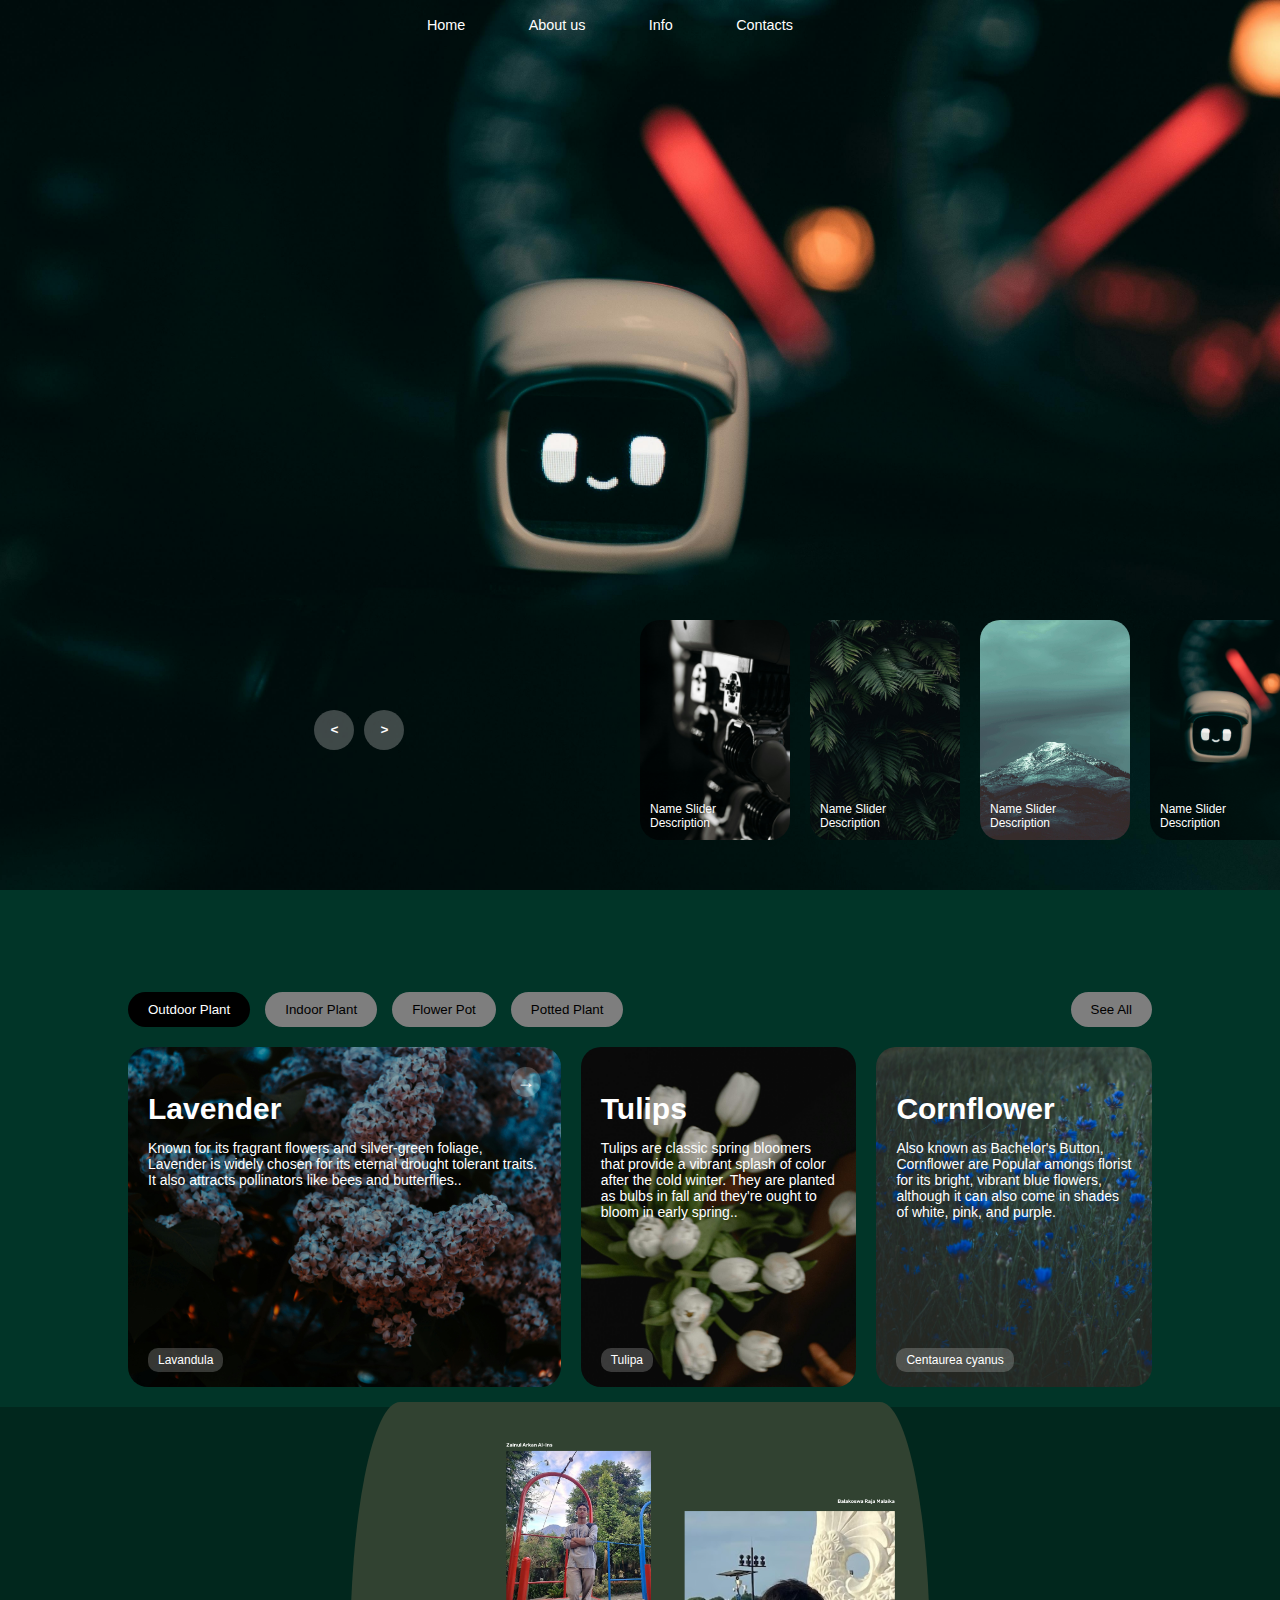
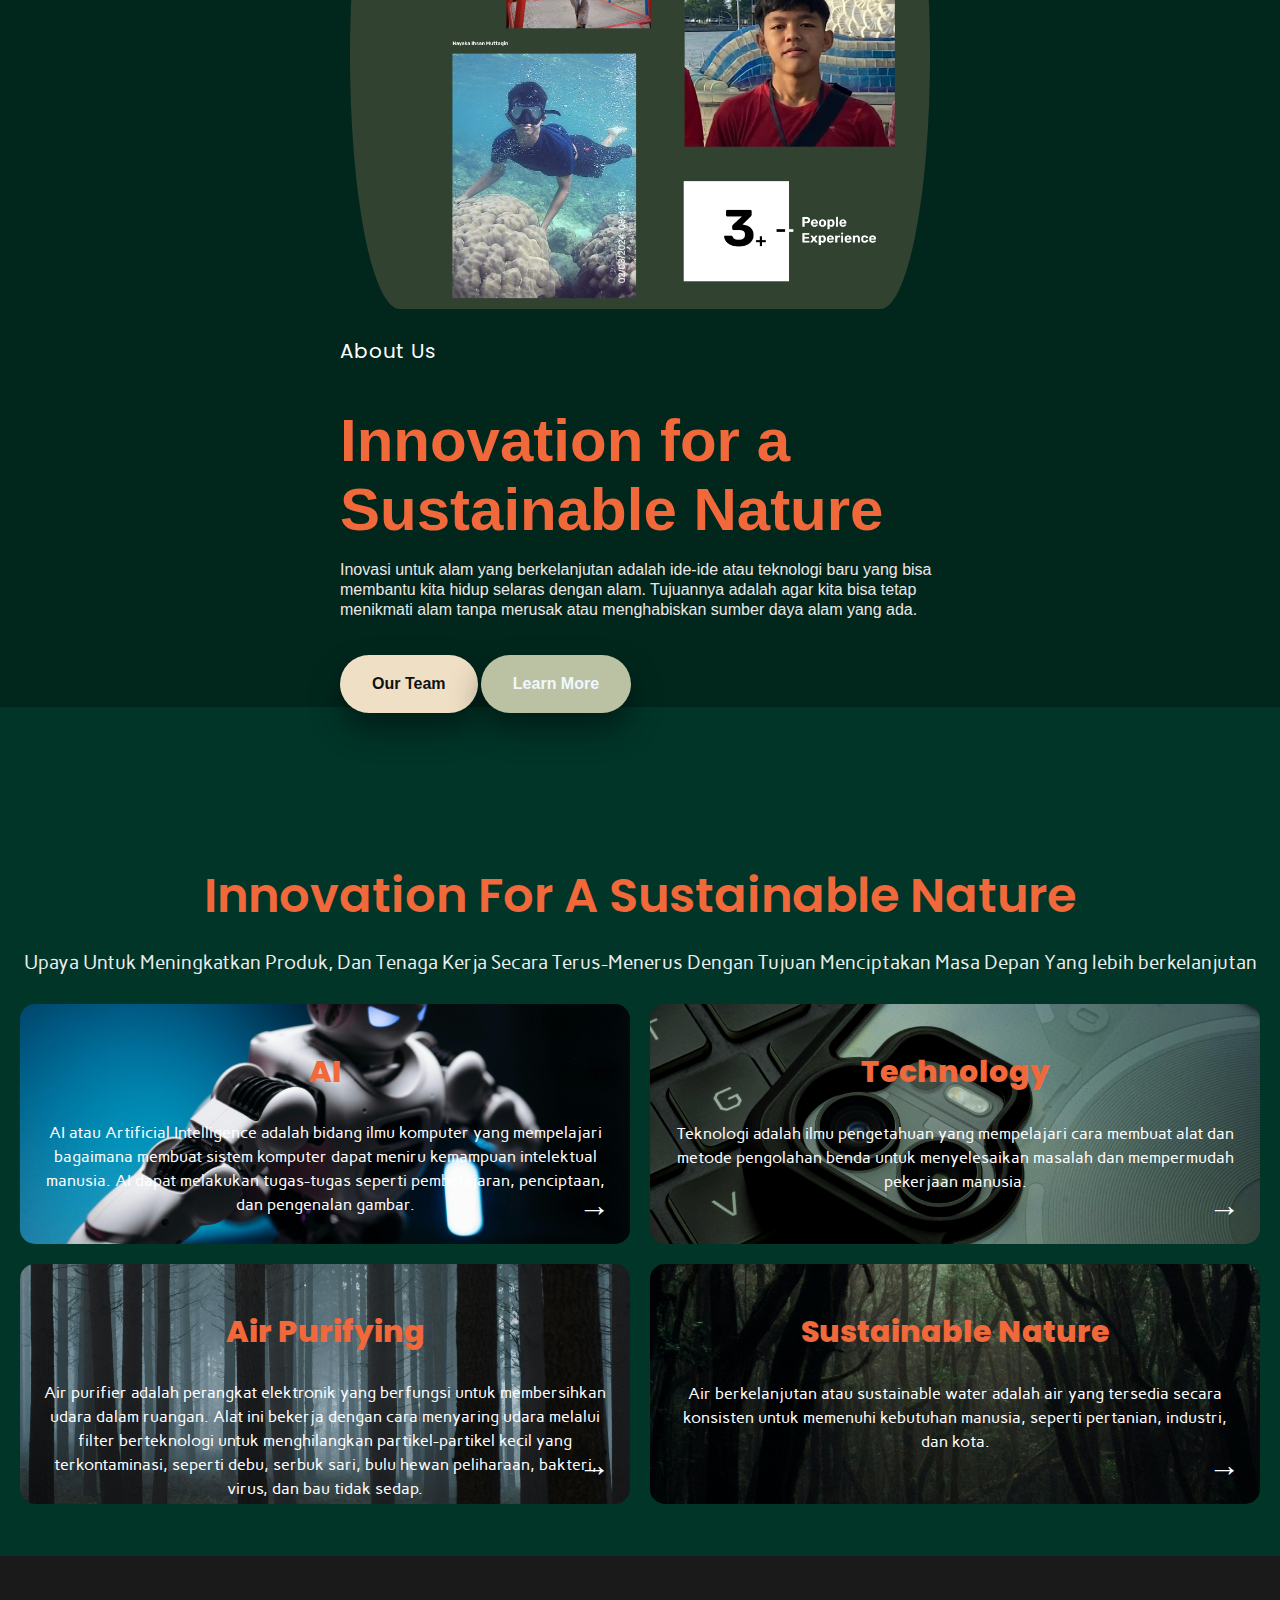
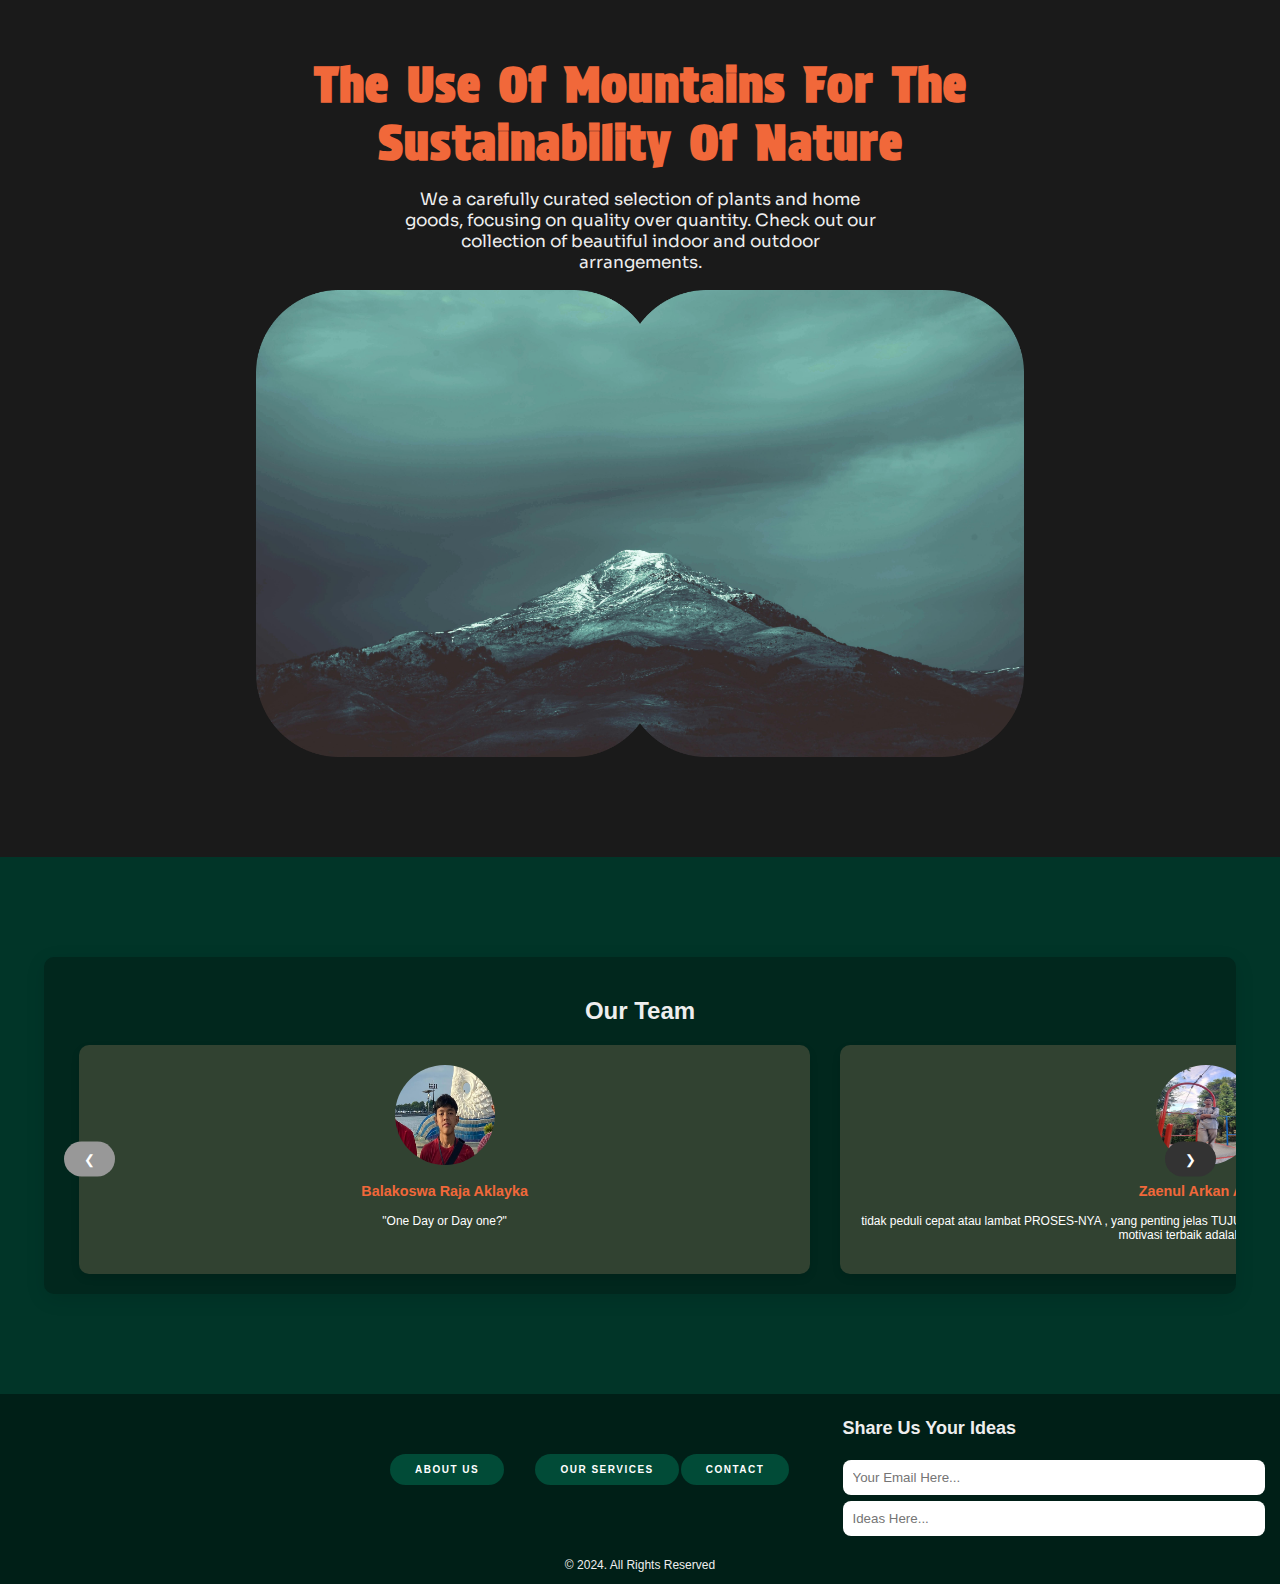
<file: bacupup.html>
<!DOCTYPE html>
<html lang="en">
  <head>
    <meta charset="UTF-8" />
    <meta name="viewport" content="width=device-width, initial-scale=1.0" />
    <title>Document</title>
    <link rel="stylesheet" href="backup.css" />
  </head>
  <body>
    <header>
      <nav>
        <a href="">Home</a>
        <a href="">About us</a>
        <a href="">Info</a>
        <a href="">Contacts</a>
      </nav>
    </header>
    <!-- carousel -->
    <div class="carousel">
      <!-- list item -->
      <div class="list">
        <div class="item">
          <img src="pans (2).jpg" />
          <div class="content">
            <div class="author">01</div>
            <div class="title">TENTANG</div>
            <div class="topic">AI</div>
            <div class="des">
              <!-- lorem 50 -->
              Lorem ipsum dolor, sit amet consectetur adipisicing elit. Ut
              sequi, rem magnam nesciunt minima placeat, itaque eum neque
              officiis unde, eaque optio ratione aliquid assumenda facere ab et
              quasi ducimus aut doloribus non numquam. Explicabo, laboriosam
              nisi reprehenderit tempora at laborum natus unde. Ut,
              exercitationem eum aperiam illo illum laudantium?
            </div>
            <div class="buttons">
              <button>SEE MORE</button>
              <button>SUBSCRIBE</button>
            </div>
          </div>
        </div>
        <div class="item">
          <img src="pans (1).jpg" />
          <div class="content">
            <div class="author">02</div>
            <div class="title">TENTANG</div>
            <div class="topic">TEKNOLOGI</div>
            <div class="des">
              Lorem ipsum dolor, sit amet consectetur adipisicing elit. Ut
              sequi, rem magnam nesciunt minima placeat, itaque eum neque
              officiis unde, eaque optio ratione aliquid assumenda facere ab et
              quasi ducimus aut doloribus non numquam. Explicabo, laboriosam
              nisi reprehenderit tempora at laborum natus unde. Ut,
              exercitationem eum aperiam illo illum laudantium?
            </div>
            <div class="buttons">
              <button>SEE MORE</button>
              <button>SUBSCRIBE</button>
            </div>
          </div>
        </div>
        <div class="item">
          <img src="kons.jpg" />
          <div class="content">
            <div class="author">03</div>
            <div class="title">TENTANG</div>
            <div class="topic">NETURE</div>
            <div class="des">
              Lorem ipsum dolor, sit amet consectetur adipisicing elit. Ut
              sequi, rem magnam nesciunt minima placeat, itaque eum neque
              officiis unde, eaque optio ratione aliquid assumenda facere ab et
              quasi ducimus aut doloribus non numquam. Explicabo, laboriosam
              nisi reprehenderit tempora at laborum natus unde. Ut,
              exercitationem eum aperiam illo illum laudantium?
            </div>
            <div class="buttons">
              <button>SEE MORE</button>
              <button>SUBSCRIBE</button>
            </div>
          </div>
        </div>
        <div class="item">
          <img src="kons1.jpg" />
          <div class="content">
            <div class="author">04</div>
            <div class="title">TENTANG</div>
            <div class="topic">GUNUNG</div>
            <div class="des">
              Lorem ipsum dolor, sit amet consectetur adipisicing elit. Ut
              sequi, rem magnam nesciunt minima placeat, itaque eum neque
              officiis unde, eaque optio ratione aliquid assumenda facere ab et
              quasi ducimus aut doloribus non numquam. Explicabo, laboriosam
              nisi reprehenderit tempora at laborum natus unde. Ut,
              exercitationem eum aperiam illo illum laudantium?
            </div>
            <div class="buttons">
              <button>SEE MORE</button>
              <button>SUBSCRIBE</button>
            </div>
          </div>
        </div>
      </div>
      <!-- list thumnail -->
      <div class="thumbnail">
        <div class="listThumbnail">
          <div class="item">
            <img src="pans (2).jpg" />
            <div class="content">
              <div class="title">Name Slider</div>
              <div class="description">Description</div>
            </div>
          </div>
          <div class="item">
            <img src="pans (1).jpg" />
            <div class="content">
              <div class="title">Name Slider</div>
              <div class="description">Description</div>
            </div>
          </div>
          <div class="item">
            <img src="kons.jpg" />
            <div class="content">
              <div class="title">Name Slider</div>
              <div class="description">Description</div>
            </div>
          </div>
          <div class="item">
            <img src="kons1.jpg" />
            <div class="content">
              <div class="title">Name Slider</div>
              <div class="description">Description</div>
            </div>
          </div>
        </div>
      </div>
      <!-- next prev -->
      <div class="arrows">
        <button id="prev"><</button>
        <button id="next">></button>
      </div>
      <!-- time running -->
      <div class="time"></div>
    </div>

    <div class="container">
      <div class="category-buttons">
          <button class="category-button active">Outdoor Plant</button>
          <button class="category-button">Indoor Plant</button>
          <button class="category-button">Flower Pot</button>
          <button class="category-button">Potted Plant</button>
          <button class="category-button see-all">See All</button>
      </div>

      <div class="card-container">
        <div class="card pet-friendly selected">
            <h2>Lavender</h2>
            <p>Known for its fragrant flowers and silver-green foliage, Lavender is widely chosen for its eternal drought tolerant traits. It also attracts pollinators like bees and butterflies..</p>
            <div class="icon">
                <span>Lavandula</span>
            </div>
            <div class="arrow-button">
                <span>→</span>
            </div>
        </div>

        <div class="card orchids">
            <h2>Tulips</h2>
            <p>Tulips are classic spring bloomers that provide a vibrant splash of color after the cold winter. They are planted as bulbs in fall and they're ought to bloom in early spring..</p>
            <div class="icon">
                <span>Tulipa</span>
            </div>
        </div>

        <div class="card succulents">
            <h2>Cornflower</h2>
            <p>Also known as Bachelor's Button, Cornflower are Popular amongs florist for its bright, vibrant blue flowers, although it can also come in shades of white, pink, and purple.</p>
            <div class="icon">
                <span>Centaurea cyanus
                </span>
            </div>
        </div>
    </div>
   </div>


   <section class="about">
    <div class="mn">
        <img src="about.png">
        <div class="all-text">
            <h4>About Us</h4>
            <h1>Innovation for a Sustainable Nature</h1>
            <p>Inovasi untuk alam yang berkelanjutan adalah ide-ide atau teknologi baru yang bisa membantu kita hidup selaras dengan alam. Tujuannya adalah agar kita bisa tetap menikmati alam tanpa merusak atau menghabiskan sumber daya alam yang ada.</p>
            <div class="bn">
                <button type="button"> Our Team</button>
                <button type="button" class="bn2"> Learn More</button>
            </div>
        </div>
    </div>
</section>
      <section class="indoor-collection">
          <h1>Innovation For A Sustainable Nature</h1>
          <p>Upaya Untuk Meningkatkan Produk, Dan Tenaga Kerja Secara Terus-Menerus Dengan Tujuan Menciptakan Masa Depan Yang lebih berkelanjutan</p>
  
          <div class="grid-container">
              <div class="grid-item philodendron">
                  <h2>AI</h2>
                  <p>AI atau Artificial Intelligence adalah bidang ilmu komputer yang mempelajari bagaimana membuat sistem komputer dapat meniru kemampuan intelektual manusia. AI dapat melakukan tugas-tugas seperti pembelajaran, penciptaan, dan pengenalan gambar.</p>
                  <a href="#" class="arrow">&#8594;</a>
              </div>
              <div class="grid-item calathea">
                  <h2>Technology</h2>
                  <p>Teknologi adalah ilmu pengetahuan yang mempelajari cara membuat alat dan metode pengolahan benda untuk menyelesaikan masalah dan mempermudah pekerjaan manusia.</p>
                  <a href="#" class="arrow">&#8594;</a>
              </div>
              <div class="grid-item air-purifying">
                  <h2>Air Purifying</h2>
                  <p>Air purifier adalah perangkat elektronik yang berfungsi untuk membersihkan udara dalam ruangan. Alat ini bekerja dengan cara menyaring udara melalui filter berteknologi untuk menghilangkan partikel-partikel kecil yang terkontaminasi, seperti debu, serbuk sari, bulu hewan peliharaan, bakteri, virus, dan bau tidak sedap.</p>
                  <a href="#" class="arrow">&#8594;</a>
              </div>
              <div class="grid-item low-light-tolerant">
                  <h2>Sustainable Nature </h2>
                  <p>Air berkelanjutan atau sustainable water adalah air yang tersedia secara konsisten untuk memenuhi kebutuhan manusia, seperti pertanian, industri, dan kota. </p>
                  <a href="#" class="arrow">&#8594;</a>
              </div>
          </div>
      </section>

      

      <section class="hero">
        <div class="content2">
            <h1>The Use Of Mountains For The Sustainability Of Nature</h1>
            <p>We  a carefully curated selection of plants and home goods, focusing on quality over quantity. Check out our collection of beautiful indoor and outdoor arrangements.</p>
            <div class="image-boxes">
                <div class="box left-box">
                    <img src="Group 10.png" alt="Plant 1">
                </div>
            
            </div>
        </div>
    </section>

    <section class="team-section">
      <h2>Our Team</h2>
      <div class="carousel-container">
          <button class="carousel-btn left" id="prevBtn">&#10094;</button>
          <div class="team-carousel" id="teamCarousel">
              <div class="team-card">
                  <img src="raja.jpg" alt="Team Member 1">
                  <h3>Balakoswa Raja Aklayka</h3>
                  <p>"One Day or Day one?"
                  </p>
              </div>
              <div class="team-card">
                  <img src="jawir.jpg" alt="Team Member 2">
                  <h3>Zaenul Arkan Al-Ins</h3>
                  <p>tidak peduli cepat atau lambat PROSES-NYA  , yang   penting jelas TUJUAN dan racun yang paling mematikan adalah PUJIAN dan motivasi terbaik adalah HINAAN.</p>
              </div>
              <div class="team-card">
                  <img src="nayaka.jpg" alt="Team Member 3">
                  <h3>Nayaka Ihsan Muttaqin</h3>
                  <p>"Selamat siang, nama saya Nayaka Ihsan Muttaqin, dan saya mewakili IDN Backpacker Schole . Saya memiliki latar belakang di RPL , dan saya sangat senang bisa megikuti lomba ini </p>
              </div>
              <div class="team-card">
                  <img src="team.png" alt="Team Member 4">
                  <h3>The Team Oreol</h3>
                  <p>The Team Oreol arti nya adalah emas karena itu menunjukan tekat kami untuk mendapat emas pada lomba kami</p>
              </div>
          </div>
          <button class="carousel-btn right" id="nextBtn">&#10095;</button>
      </div>
  </section>
      

      <footer>
        <div class="footerBox">
          <div class="fChild A">
            <div class="svgBox"></div>
            
          </div>
          <div class="fChild B">
            <a href="#" style="text-decoration: none"> <button class="btn">About Us</button></a>
            <a href="#" style="text-decoration: none"><button class="btn">Our Services</button></a>
            <a href="#" style="text-decoration: none"><button class="btn">Contact</button></a>
          </div>
          <div class="fChild C">
            <h2>Share Us Your Ideas</h2>
            <input type="text" id="email" placeholder="Your Email Here..." />
            <input type="text" id="email" placeholder="Ideas Here..." />
          </div>
        </div>
        <div class="copy">
            <p>&copy; 2024. All Rights Reserved</p>
        </div>
       </footer>

    <script src="backup.js"></script>
  </body>
</html>
</file>
<file: backup.css>
@import url('https://fonts.googleapis.com/css2?family=Poppins:ital,wght@0,100;0,200;0,300;0,400;0,500;0,600;0,700;0,800;0,900;1,100;1,200;1,300;1,400;1,500;1,600;1,700;1,800;1,900&display=swap');
@import url('https://fonts.googleapis.com/css2?family=Sora:wght@100..800&display=swap');
@import url('https://fonts.googleapis.com/css2?family=Carme&display=swap');
@import url('https://fonts.googleapis.com/css2?family=Protest+Strike&display=swap');

body {
    margin: 0;
    padding: 0;
    background-color: #013528
    ;
    color: #eee;
    font-family: 'Trebuchet MS', 'Lucida Sans Unicode', 'Lucida Grande', 'Lucida Sans', Arial, sans-serif;
    font-size: 12px;
}

a {
    text-decoration: none;
}

:root {
    --width-pc: 1140px;
    --width-thumbnail: 150px;
    --height-thumbnail: 220px;
}

header {
    width: var(--width-pc);
    max-width: 100%;
    margin: auto;
    height: 30px;
    display: flex;
    align-items: center;
    justify-content: center;
    position: relative;
    margin-top: 10px;
    z-index: 100;
}

header a {
    color: #ffffff;
    margin-right: 60px;
    font-size: larger;

}

/* carousel */
.carousel {
    height: 100vh;
    margin-top: -50px;
    width: 100vw;
    overflow: hidden;
    position: relative;
}

.carousel .list .item {
    width: 100%;
    height: 100%;
    position: absolute;
    inset: 0 0 0 0;
}

.carousel .list .item img {
    width: 100%;
    height: 100%;
    object-fit: cover;
}

.carousel .list .item .content {
    position: absolute;
    top: 20%;
    width: var(--width-pc);
    max-width: 80%;
    left: 50%;
    transform: translateX(-50%);
    padding-right: 30%;
    box-sizing: border-box;
    color: #fff;
    text-shadow: 0 5px 10px #0004;
}

.carousel .list .item .author {
    font-weight: bold;
    letter-spacing: 4px;
    font-size: small;
}

.carousel .list .item .title,
.carousel .list .item .topic {
    font-size: 5em;
    font-weight: bold;
    line-height: 1.3em;
}

.carousel .list .item .topic {
    color: #f1683a;
}

.carousel .list .item .buttons {
    display: grid;
    grid-template-columns: repeat(2, 130px);
    grid-template-rows: 40px;
    gap: 5px;
    margin-top: 20px;
}

.carousel .list .item .buttons button {
    border: none;
    background-color: #eee;
    letter-spacing: 3px;
    font-family: Poppins;
    font-weight: 500;
}

.carousel .list .item .buttons button:nth-child(2) {
    background-color: transparent;
    border: 1px solid #fff;
    color: #eee;
}

/* thumbail */
.thumbnail {
    position: absolute;
    bottom: 50px;
    left: 50%;
    width: 50%;
    height: var(--height-thumbnail);
    z-index: 100;
    overflow: hidden;
}

.listThumbnail {
    width: max-content;
    display: flex;
    gap: 20px;
    position: absolute;
    transition: left 1.5s;
    left: 0px;
}

.thumbnail .item {
    width: var(--width-thumbnail);
    height: var(--height-thumbnail);
    flex-shrink: 0;
    position: relative;
}

.thumbnail .item img {
    width: 100%;
    height: 100%;
    object-fit: cover;
    border-radius: 20px;
}

.thumbnail .item .content {
    color: #fff;
    position: absolute;
    bottom: 10px;
    left: 10px;
    right: 10px;
}

.thumbnail .item .content .title {
    font-weight: 500;
}

.thumbnail .item .content .description {
    font-weight: 300;
}

/* arrows */
.arrows {
    position: absolute;
    top: 80%;
    right: 52%;
    z-index: 100;
    width: 300px;
    max-width: 30%;
    display: flex;
    gap: 10px;
    align-items: center;
}

.arrows button {
    width: 40px;
    height: 40px;
    border-radius: 50%;
    background-color: #eee4;
    border: none;
    color: #fff;
    font-family: monospace;
    font-weight: bold;
    transition: .5s;
}

.arrows button:hover {
    background-color: #fff;
    color: #000;
}

/* animasi-nya */
.carousel .list .item:nth-child(1) {
    z-index: 1;
}

/* animation text di item pertama*/
.carousel .list .item:nth-child(1) .content .author,
.carousel .list .item:nth-child(1) .content .title,
.carousel .list .item:nth-child(1) .content .topic,
.carousel .list .item:nth-child(1) .content .des,
.carousel .list .item:nth-child(1) .content .buttons {
    transform: translateY(50px);
    filter: blur(20px);
    opacity: 0;
    animation: showContent .5s 1s linear 1 forwards;
}

@keyframes showContent {
    to {
        transform: translateY(0px);
        filter: blur(0px);
        opacity: 1;
    }
}

.carousel .list .item:nth-child(1) .content .title {
    animation-delay: 1.2s !important;
}

.carousel .list .item:nth-child(1) .content .topic {
    animation-delay: 1.4s !important;
}

.carousel .list .item:nth-child(1) .content .des {
    animation-delay: 1.6s !important;
}

.carousel .list .item:nth-child(1) .content .buttons {
    animation-delay: 1.8s !important;
}

/* buat animasi saat klik berikutnya */
.carousel.next .list .item:nth-child(1) img {
    width: var(--width-thumbnail);
    height: var(--height-thumbnail);
    position: absolute;
    bottom: 50px;
    left: 50%;
    border-radius: 30px;
    animation: showImage .5s linear 1 forwards;
}

@keyframes showImage {
    to {
        bottom: 0;
        left: 0;
        width: 100%;
        height: 100%;
        border-radius: 0;
    }
}

.carousel.next .listThumbnail .item:nth-last-child(1) {
    overflow: hidden;
    animation: showThumbnail .5s linear 1 forwards;
}

.carousel.prev .list .item img {
    z-index: 100;
}

@keyframes showThumbnail {
    from {
        width: 0;
        opacity: 0;
    }
}

.carousel.next .listThumbnail {
    animation: effectNext .5s linear 1 forwards;
}

@keyframes effectNext {
    from {
        transform: translateX(var(--width-thumbnail));
    }
}

/* waktu sedang berjalan*/
.carousel .time {
    position: absolute;
    z-index: 1000;
    width: 0%;
    height: 3px;
    background-color: #3ab7f1;
    left: 0;
    top: 0;
}

.carousel.next .time,
.carousel.prev .time {
    animation: runningTime 20s linear 1 forwards;
}

@keyframes runningTime {
    from {
        width: 100%
    }

    to {
        width: 0
    }
}

/* prev di pencet */
.carousel.prev .list .item:nth-child(2) {
    z-index: 2;
}

.carousel.prev .list .item:nth-child(2) img {
    animation: outFrame 0.5s linear 1 forwards;
    position: absolute;
    bottom: 0;
    left: 0;
}

@keyframes outFrame {
    to {
        width: var(--width-thumbnail);
        height: var(--height-thumbnail);
        bottom: 50px;
        left: 50%;
        border-radius: 20px;
    }
}

.carousel.prev .listThumbnail .item:nth-child(1) {
    overflow: hidden;
    opacity: 0;
    animation: showThumbnail .5s linear 1 forwards;
}

.carousel.next .arrows button,
.carousel.prev .arrows button {
    pointer-events: none;
}

.carousel.prev .list .item:nth-child(2) .content .author,
.carousel.prev .list .item:nth-child(2) .content .title,
.carousel.prev .list .item:nth-child(2) .content .topic,
.carousel.prev .list .item:nth-child(2) .content .des,
.carousel.prev .list .item:nth-child(2) .content .buttons {
    animation: contentOut 1.5s linear 1 forwards !important;
}

.container {
    width: 80%;
    margin: 20px auto;
}

.category-buttons {
    display: flex;
    margin-top: 10%;
    justify-content: flex-start;
    gap: 15px;
    margin-bottom: 20px;
}

.category-button {
    border: none;
    background-color: #7e7e7e;
    color: #000;
    padding: 10px 20px;
    border-radius: 25px;
    cursor: pointer;
    transition: all 0.3s ease;
}

.category-button:hover {
    background-color: #c4c4c4;
}

.category-button.active {
    background-color: #000;
    color: #fff;
}

.see-all {
    margin-left: auto;
}

.card-container {
    display: flex;
    gap: 20px;
}

/* Kartu Desain */
.card {
    width: 300px;
    height: 300px; /* Tinggi standar untuk kartu */
    padding: 20px;
    border-radius: 20px;
    color: #fff;
    position: relative;
    overflow: hidden;
    transition: all 0.3s ease;
    cursor: pointer;
}

.card.selected {
    width: 500px; /* Kartu yang dipilih akan menjadi lebih panjang */
}

.card:hover {
    transform: translateY(-10px);
}

.card h2 {
    font-size: 30px;
    margin-bottom: 10px;
}

.card p {
    font-size: 14px;
    margin-bottom: 30px;
}

.card .icon {
    position: absolute;
    bottom: 20px;
    left: 20px;
}

.card .icon span {
    font-size: 12px;
    background-color: rgba(255, 255, 255, 0.2);
    padding: 5px 10px;
    border-radius: 10px;
}

.arrow-button {
    position: absolute;
    top: 20px;
    right: 20px;
    background-color: rgba(255, 255, 255, 0.2);
    border-radius: 50%;
    width: 30px;
    height: 30px;
    display: flex;
    align-items: center;
    justify-content: center;
    cursor: pointer;
}

.arrow-button span {
    font-size: 18px;
    color: #fff;
}

/* Desain untuk Masing-Masing Kartu */
.pet-friendly {
    background-image: url('Bunga\ \(3\).jpg');  
    background-size: cover;

}

.orchids {
    background-image: url('Bunga\ \(1\).jpg');    
    background-size: cover;


}

.succulents {
    background-image: url('Bunga\ \(2\).jpg');   
    background-size: cover;

}

.indoor-collection {
    margin-top: 100px;
    text-align: center;
    padding: 20px;
}

.indoor-collection h1 {
    font-family: "Poppins";
    font-weight: 600;
    color:  #f1683a;
    font-size: 3rem;
    margin-bottom: 10px;
}

.indoor-collection p {
    font-family: "Carme";
    font-size: 1.2rem;
    margin-bottom: 30px;
}

.grid-container {
    display: grid;
    grid-template-columns: repeat(2, 1fr);
    gap: 20px;
}

.grid-item {
    background-color: #1a1a1a;
    color: white;
    border-radius: 15px;
    padding: 20px;
    position: relative;
    height: 200px;
    overflow: hidden;
    display: flex;
    flex-direction: column;
    justify-content: space-between;
    transition: transform 0.3s;
}

.grid-item:hover {
    transform: scale(1.05);
}

.grid-item h2 {
    font-size: 30px;
    font-family: "Poppins";
    font-weight: 800;
    color: #f1683a;
    margin-bottom: 10px;
}

.grid-item p {
    font-size: 1rem;
    line-height: 1.5;
}

.grid-item a.arrow {
    position: absolute;
    right: 20px;
    bottom: 20px;
    font-size: 2rem;
    color: white;
    text-decoration: none;
}

.philodendron {
    background: url('hero\ \(1\).jpg') no-repeat center center/cover;
}

.calathea {
    background: url('hero\ \(2\).jpg') no-repeat center center/cover;
}

.air-purifying {
    background: url('air.jpg') no-repeat center center/cover;
}

.low-light-tolerant {
    background: url('hero\ \(4\).jpg') no-repeat center center/cover;
}



.image-boxes {
    display: flex;
    justify-content: center;
    align-items: center;
    border-radius: 10px;
    gap: 0; /* No gap between the two boxes */
}

.box {
    width: 200px;
    height: 200px;
    overflow: hidden;
    position: relative;
}

.content2{
    background-color: #1a1a1a;
    padding-bottom: 100px;
    margin-bottom: 100px;
    
}

.content2 h1{
    display: flex;
    justify-content: center;
    text-align: center;
    font-family: "Protest Strike" ;
    font-weight: 700;
    font-size: 3rem;
    padding-left: 200px;
    padding-top: 100px;
    padding-right: 200px;
    margin-bottom: 0;
    color: #f1683a;
    word-spacing: 5px;
    letter-spacing: 1px;
}

.content2 p{
    display: flex;
    justify-content: center;
    text-align: center;
    font-family: "Sora";
    font-weight:400;
    font-size:17px;
    padding-left: 400px;
    padding-right: 400px;

}
.left-box {
    display: flex;

    width: 60%;
    height: 60%;
}


.box img {
    width: 100%;
    height: 100%;
    object-fit: cover;
}
.btn {
    display: flex;
    justify-content: center;
    align-items: center;
    height: 100%;
}

.btn {
    padding: 10px 25px;
    background-color: #014b37;
    color: white;
    text-transform: uppercase;
    font-size: 10px;
    font-weight: bold;
    letter-spacing: 1.5px;
    text-decoration: none;
    border: none;
    border-radius: 50px;
    transition: transform 0.3s ease, box-shadow 0.3s ease;
}

.btn:hover {
    transform: scale(1.1); /* Membuat tombol membesar */
    box-shadow: 0 10px 20px rgba(0, 0, 0, 0.2); /* Efek bayangan */
    background-color: #002d21;
}

.btn:active {
    transform: scale(0.95); /* Efek menciut saat tombol ditekan */
}


.about {
    height:100vh;
    width: 100%;
    display: flex;
    justify-content: center;
    align-items: center;
    background-color:#01271d;
}

.about .mn img {
    width: 580px;
    max-width: 100%;
    height: auto;
    padding: 0 10px;
    border-radius: 10% / 50%;
}




.all-text  {
    width: 600px;
    max-width: 100%;
    padding: 0 10px;
    background-color:transparent;
}

.mn {
    width: 1290px;
    max-width: 95%;
    margin: 0 auto;
    display: flex;
    flex-wrap: wrap;
    align-items: center;
    justify-content: space-around;
}

.all-text h4 {
    font-family: "Poppins", sans-serif;
    font-weight: 600;
    font-size: 20px;
    color: #ffffff;
    letter-spacing: 1px;
    font-weight: 400;
    margin-bottom: 20px;
}

.all-text h1 {
    font-size: 60px;
    color: #f1683a;
    font-weight: 700;
    margin-bottom: 15px;
}

.all-text p {
    font-family: 'Roboto', sans-serif;
    font-size: 16px;
    color: #efe7e7;
    line-height: 20px;
    margin-bottom: 35px;
}

.bn button {
    background:#efdfc5;
    padding: 20px 32px ;
    font-size: 16px;
    font-weight: bold;
    color: #111111;
    border: none;
    outline: none;
    box-shadow: 0px 16px 32px 0px rgb( 0 0 0 / 45%) ;
    border-radius: 30px;
}


.bn button:hover{
    background-color:#084541;
    color: white;
    transition: .5s;
    cursor: pointer;
}

.bn .bn2 {
    background:#bac2a3;
    color: aliceblue;
}



@media screen and(max-width:1250px) {
    .about{
        width: 100%;
        height: auto;
        padding: 60px 0;
    }
    .all-text {
        text-align: center;
        margin-top: 40px;
    }
}

@media screen and(max-width:650px){
    .about .mn img {
        margin-bottom: 35px;
    }
    .all-text h1 {
        font-size: 45px;
        margin-bottom: 20px;
    }
}

.team-section {
    position: relative;
    width: 90%;
    max-width: 1200px;
    overflow: hidden;
    background: #01271d;
    padding: 20px;
    border-radius: 10px;
    box-shadow: 0 5px 20px rgba(0,0,0,0.1);
    text-align: center;
    margin: 0 auto;
}

.team-section h2 {
    margin-bottom: 20px;
    font-size: 24px;
}

.carousel-container {
    display: flex;
    align-items: center;
    position: relative;
}

.team-carousel {
    display: flex;
    transition: transform 0.3s ease-in-out;
    cursor: grab;
}

.team-card {
    flex: 0 0 60%; /* Lebar kartu lebih kecil dari kontainer */
    box-shadow: 0 4px 8px rgba(0, 0, 0, 0.1);
    background: #314231;
    border-radius: 10px;
    padding: 20px;
    text-align: center;
    margin: 0 15px; /* Tambahkan margin agar ada ruang */
    transition: transform 0.3s ease, box-shadow 0.3s ease;
}


.team-card img {
    width: 100px;
    height: 100px;
    border-radius: 50%;
    background-size: cover;

}

.team-card h3 {
    margin-top: 15px;
    font-size: 1.2em;
    color: #f1683a;
}

.team-card p {
    font-size: 1em;
    color: #ffffff;
}
/* Efek Hover pada Kartu */
.team-card:hover {
    transform: scale(1.05);
    box-shadow: 0 8px 16px rgba(0, 0, 0, 0.2);
}

/* Tombol Navigasi Carousel */
.carousel-btn {
    background: #333;
    color: #fff;
    border: none;
    padding: 10px 20px;
    cursor: pointer;
    border-radius: 30px;
    position: absolute;
    top: 50%;
    transform: translateY(-50%);
    z-index: 10;
    transition: background 0.3s ease;
}

.carousel-btn.left {
    left: 0;
}

.carousel-btn.right {
    right: 0;
}

.carousel-btn:hover {
    background: #555;
}

.carousel-btn:disabled {
    background: #989898;
    cursor: not-allowed;
}

/* Desain Responsif */
@media (max-width: 768px) {
    .team-card {
        flex: 0 0 80%; /* Ukuran kartu lebih besar di layar kecil */
        padding: 15px;
    }

    .carousel-btn {
        padding: 5px 15px; /* Ukuran tombol lebih kecil */
    }

    .team-section {
        width: 100%;
        padding: 10px;
    }
}




@media (max-width: 768px) {
    .cta-buttons {
        flex-direction: column;
    }

    .nav-list {
        flex-direction: column;
    }

    .why-protect {
        padding: 30px;
    }

    .climate-section {
        flex-direction: column;
    }

    .reasons {
        flex-direction: column;
    }

    .reason {
        margin-bottom: 20px;
    }

}

@media (max-width: 480px) {
    .hero h1 {
        font-size: 2rem;
    }

    .hero-image{
        display: none;
    }

    .left-content p {
        font-size: 1rem;
    }

    .right-content p {
        font-size: 1rem;
    }

    .climate-content h2 {
        font-size: 1.5rem;
    }

    .climate-content p {
        font-size: 1rem;
    }

    
}




footer {
    background-color: #001f17;
    height: fit-content;
    width: 100%;
    display: flex;
    align-items: center;
    flex-direction: column;
    margin-top: 100px;

}

.footerBox {
    display: flex;
    flex-direction: row;
    justify-content: center;
    align-items:center;
    gap: 15px;
    width: 100%;
    padding: 10px;
}

.fChild {
    display: flex;
    flex-direction: column;
}

.A {
    width: 30%;
}

.svgBox {
    width: 100%;
}

.svgBox svg {
    width: 20%;
    height: 20%;
    
}


.B {
    gap: 1px;
    flex-direction: row;
    width: fit-content;
    width: 35%;
}

.B a {
    width: 33%;
    font-size: 15px;
    color: #066b9d;
    text-align: center;
    font-family: "Carme";
    font-weight: 500;

}

.B a:hover{
    color: #ffffff;
}

.C {
    gap: 6px;
   width: 35%;
}

.C input {
    padding: 10px;
    border-radius: 8px;
    border: none;
    width: 92%;
}
/* Responsivitas */
@media (max-width: 1024px) {
    .card-container {
        flex-direction: column;
        align-items: center;
    }
    .card {
        width: 80%; /* Lebar kartu beradaptasi dengan layar */
    }
    .card.selected {
        height: 500px;
    }
}

@media (max-width: 768px) {
    .category-buttons {
        flex-wrap: wrap;
        justify-content: center;
    }
    .category-button {
        margin-bottom: 10px;
    }
    .footerBox {
        flex-direction: column;
    }

    .A {
        order: 1;
    }

    .B {
        order: 3;
        width: 70%;
    }

    .C {
        order: 2;
    }
}

@media (max-width: 480px) {
    .card-container {
        flex-direction: column;
        align-items: center;
    }
    .card {
        width: 100%; /* Memaksimalkan lebar pada layar kecil */
    }
    .card.selected {
        height: 500px;
    }

    .B {
        width: 100%;
    }
}

/* Responsivitas */
@media (max-width: 1024px) {
    .card-container {
        flex-direction: column;
        align-items: center;
    }
    .card {
        width: 80%; /* Lebar kartu beradaptasi dengan layar */
    }
    .card.selected {
        height: 500px;
    }
}

@media (max-width: 768px) {
    .category-buttons {
        flex-wrap: wrap;
        justify-content: center;
    }
    .category-button {
        margin-bottom: 10px;
    }
}

@media (max-width: 480px) {
    .card-container {
        flex-direction: column;
        align-items: center;
    }
    .card {
        width: 100%; /* Memaksimalkan lebar pada layar kecil */
    }
    .card.selected {
        height: 500px;
    }
}


@keyframes contentOut {
    to {
        transform: translateY(-50px);
        filter: blur(20px);
        opacity: 0;
    }
}

@media screen and (max-width: 678px) {
    .carousel .list .item .content {
        padding-right: 0;
    }

    .carousel .list .item .content .title {
        font-size: 30px;
    }
}
</file>
